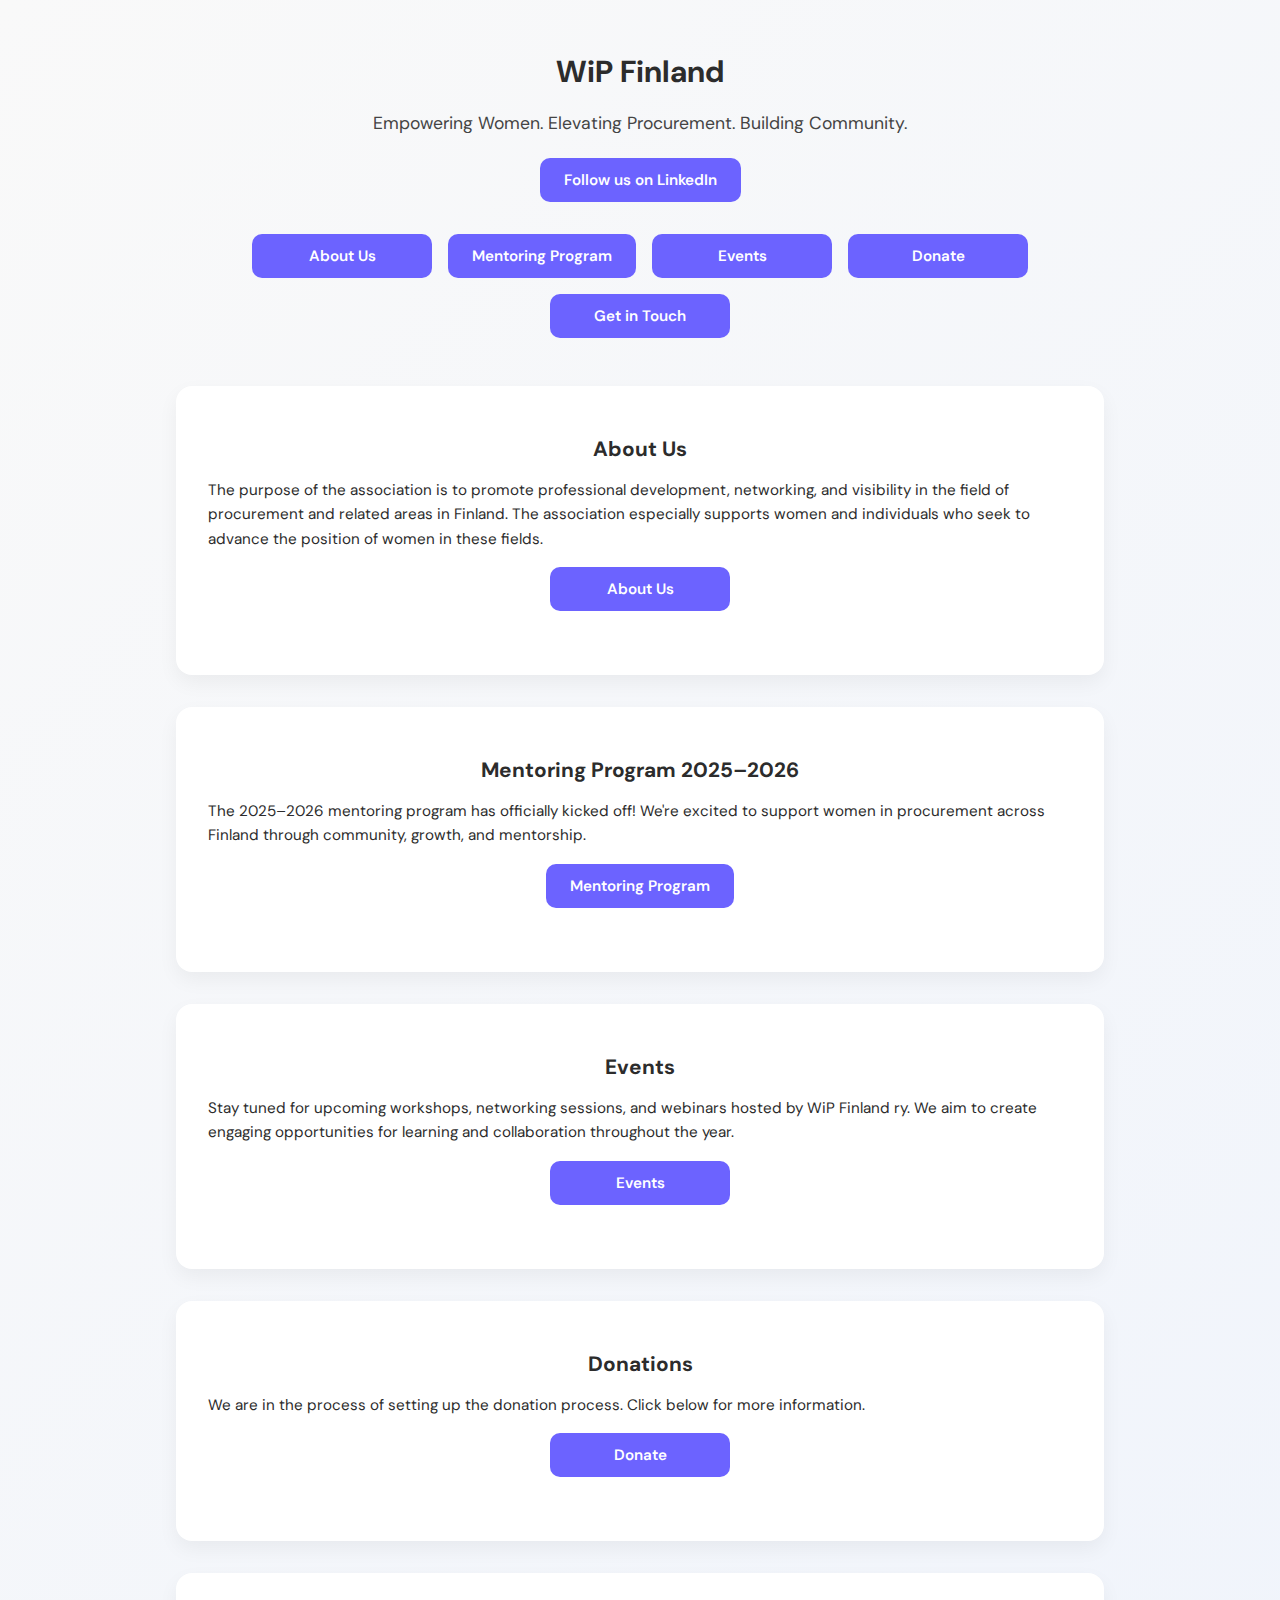
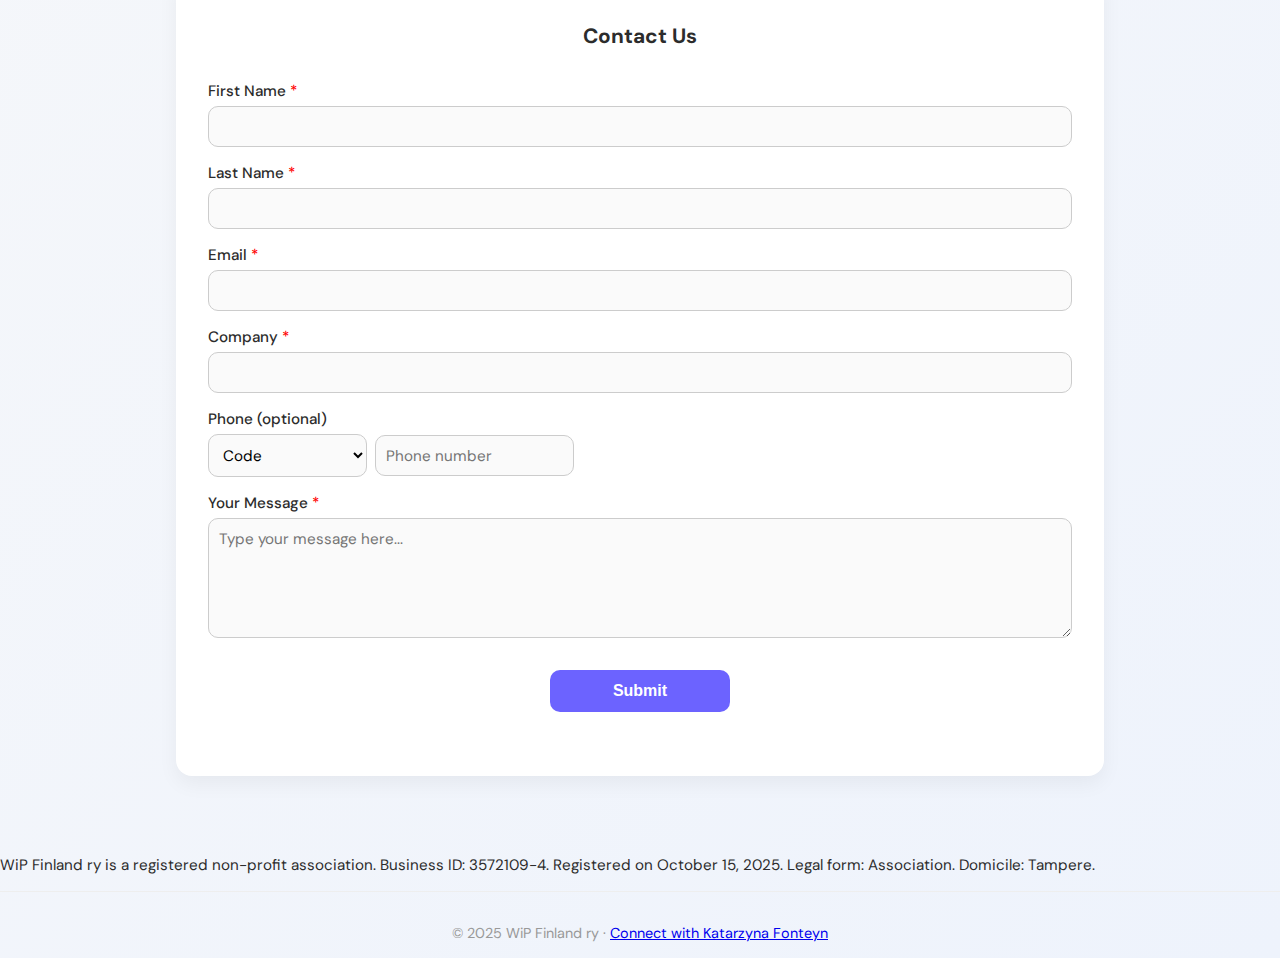
<file: index.html>
<!DOCTYPE html>
<html lang="en">
<head>
  <meta charset="UTF-8" />
  <meta name="viewport" content="width=device-width, initial-scale=1.0" />
  <title>WiP Finland</title>
  <link href="style.css" rel="stylesheet" />
</head>
<body>
  <div class="container">
    <div class="hero">
      <h1 style="text-align:center">WiP Finland</h1>
      <p style="text-align:center">Empowering Women. Elevating Procurement. Building Community.</p>
      <div class="button-group" style="justify-content:center">
<a href="https://www.linkedin.com/company/women-in-procurement-finland-ry/?viewAsMember=true" class="cta" target="_blank">Follow us on LinkedIn</a>
</div>
      <div class="button-group">
        <a href="#about" class="cta">About Us</a>
        <a href="#program" class="cta">Mentoring Program</a>
        <a href="#events" class="cta">Events</a>
        <a href="#donate" class="cta">Donate</a>
        <a href="#contact" class="cta">Get in Touch</a>
      </div>
    </div>

    <div class="section-card" id="about">
      <h2 style="text-align:center">About Us</h2>
      <p>The purpose of the association is to promote professional development, networking, and visibility in the field of procurement and related areas in Finland. The association especially supports women and individuals who seek to advance the position of women in these fields.</p>
      <div class="button-group">
        <a href="about.html" class="cta">About Us</a>
      </div>
    </div>

    <div class="section-card" id="program">
      <h2 style="text-align:center">Mentoring Program 2025–2026</h2>
      <p>The 2025–2026 mentoring program has officially kicked off! We're excited to support women in procurement across Finland through community, growth, and mentorship.</p>
      <div class="button-group">
        <a href="program.html" class="cta">Mentoring Program</a>
      </div>
    </div>

    <div class="section-card" id="events">
      <h2 style="text-align:center">Events</h2>
      <p>Stay tuned for upcoming workshops, networking sessions, and webinars hosted by WiP Finland ry. We aim to create engaging opportunities for learning and collaboration throughout the year.</p>
      <div class="button-group">
        <a href="events.html" class="cta">Events</a>
      </div>
    </div>

    <div class="section-card" id="donate">
      <h2 style="text-align:center">Donations</h2>
      <p>We are in the process of setting up the donation process. Click below for more information.</p>
      <div class="button-group">
        <a href="donate.html" class="cta">Donate</a>
      </div>
    </div>

    <div class="section-card contact" id="contact">
      <h2 style="text-align:center">Contact Us</h2>
      <form action="https://formspree.io/f/movdqrab" method="POST">
        <label for="first-name">First Name <span class="required-star">*</span></label>
        <input type="text" id="first-name" name="First Name" required />

        <label for="last-name">Last Name <span class="required-star">*</span></label>
        <input type="text" id="last-name" name="Last Name" required />

        <label for="email">Email <span class="required-star">*</span></label>
        <input type="email" id="email" name="Email" required />

        <label for="company">Company <span class="required-star">*</span></label>
        <input type="text" id="company" name="Company" required />

        <label for="phone">Phone (optional)</label>
        <div class="phone-group">
          <select id="country-code" name="Country Code">
            <option value="">Code</option>
            <option value="+358">+358 (Finland)</option>
            <option value="+48">+48 (Poland)</option>
            <option value="+44">+44 (UK)</option>
            <option value="+1">+1 (USA/Canada)</option>
          </select>
          <input type="text" id="phone" name="Phone" placeholder="Phone number" />
        </div>

        <label for="message">Your Message <span class="required-star">*</span></label>
        <textarea id="message" name="Message" placeholder="Type your message here..." required></textarea>

        <div class="button-group">
          <button type="submit" class="cta">Submit</button>
        </div>
      </form>
    </div>
  </div>

  <p class="registration-note">
    WiP Finland ry is a registered non-profit association. Business ID: 3572109-4. Registered on October 15, 2025. Legal form: Association. Domicile: Tampere.
  </p>

  <div class="footer">
    &copy; 2025 WiP Finland ry · 
    <a href="https://www.linkedin.com/in/kfonteyn/" target="_blank">Connect with Katarzyna Fonteyn</a>
  </div>
</body>
</html>
</file>
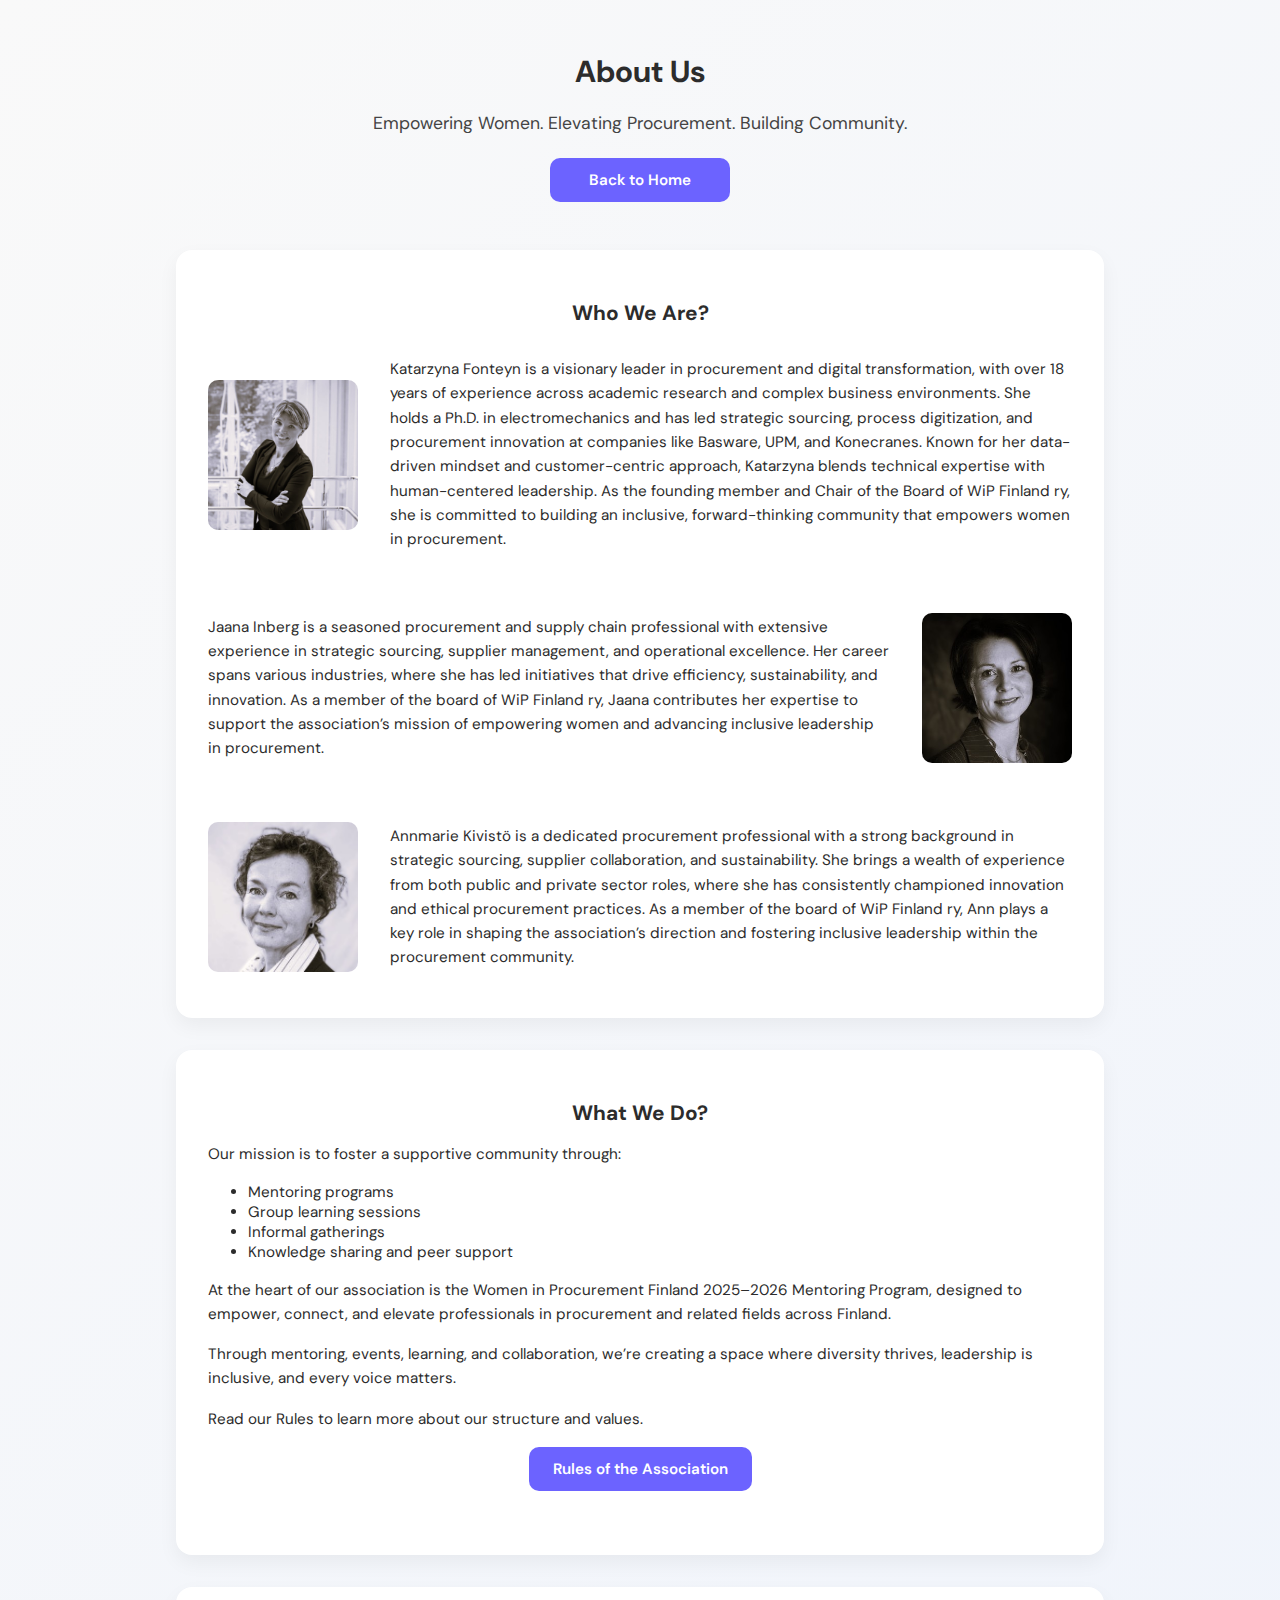
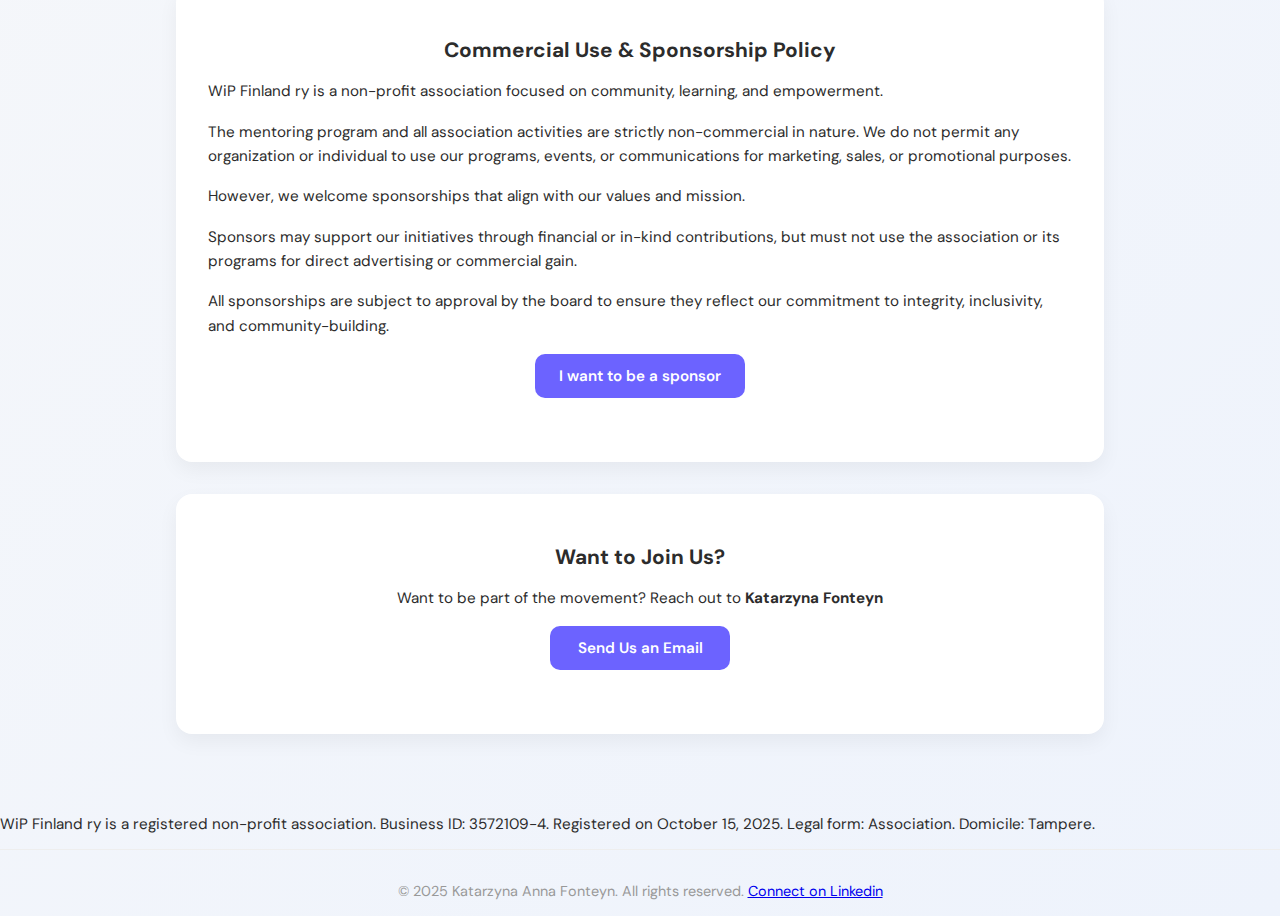
<file: about.html>
<html lang="en">
<head>
  <meta charset="UTF-8">
  <meta name="viewport" content="width=device-width, initial-scale=1.0">
  <title>About Us - WiP Finland</title>
  <link rel="stylesheet" href="style.css">
</head>
<body>
  <div class="container">
    <div class="hero">
      <h1 style="text-align:center">About Us</h1>
      <p style="text-align:center">Empowering Women. Elevating Procurement. Building Community.</p>
      <div class="button-group" style="justify-content:center">
        <a href="index.html" class="cta">Back to Home</a>
      </div>
    </div>

    <div class="section-card" id="who">
      <h2 style="text-align:center">Who We Are?</h2>
      <div style="display:flex; flex-direction:column; gap:2rem">
        <div style="display:flex; gap:2rem; align-items:center">
          <img src="profile1.jpg.jpg" alt="Profile 1" style="width:150px; height:150px; object-fit:cover; border-radius:10px">
          <p>Katarzyna Fonteyn is a visionary leader in procurement and digital transformation, with over 18 years of experience across academic research and complex business environments. She holds a Ph.D. in electromechanics and has led strategic sourcing, process digitization, and procurement innovation at companies like Basware, UPM, and Konecranes. Known for her data-driven mindset and customer-centric approach, Katarzyna blends technical 
            expertise with human-centered leadership. As the founding member and Chair of the Board of WiP Finland ry, she is committed to building an inclusive, forward-thinking community that empowers women in procurement.</p>
        </div>
        <div style="display:flex; gap:2rem; align-items:center; flex-direction:row-reverse">
          <img src="profile2.jpg.jpg" alt="Profile 2" style="width:150px; height:150px; object-fit:cover; border-radius:10px">
          <p>Jaana Inberg is a seasoned procurement and supply chain professional with extensive experience in strategic sourcing, supplier management, and operational excellence. Her career spans various industries, where she has led initiatives that drive efficiency, sustainability, 
            and innovation. As a member of the board of WiP Finland ry, Jaana contributes her expertise to support the association’s mission of empowering women and advancing inclusive leadership in procurement.</p>
        </div>
        <div style="display:flex; gap:2rem; align-items:center">
          <img src="profile3.jpg.jpg" alt="Profile 3" style="width:150px; height:150px; object-fit:cover; border-radius:10px">
          <p>Annmarie Kivistö is a dedicated procurement professional with a strong background in strategic sourcing, supplier collaboration, 
            and sustainability. She brings a wealth of experience from both public and private sector roles, where she has consistently championed innovation and ethical procurement practices. 
            As a member of the board of WiP Finland ry, Ann plays a key role in shaping the association’s direction and fostering inclusive leadership within the procurement community.</p>
        </div>
      </div>
    </div>

    <div class="section-card" id="what">
      <h2 style="text-align:center">What We Do?</h2>
      <p>Our mission is to foster a supportive community through:</p>
      <ul>
        <li>Mentoring programs</li>
        <li>Group learning sessions</li>
        <li>Informal gatherings</li>
        <li>Knowledge sharing and peer support</li>
      </ul>
      <p>At the heart of our association is the Women in Procurement Finland 2025–2026 Mentoring Program, designed to empower, connect, and elevate professionals in procurement and related fields across Finland.</p>
      <p>Through mentoring, events, learning, and collaboration, we’re creating a space where diversity thrives, leadership is inclusive, and every voice matters.</p>
      <p>Read our Rules to learn more about our structure and values.</p>
   <div class="button-group">
      <a href="rules.html" class="cta">Rules of the Association</a>
        </div> 
    </div>
 <div class="section-card" id="Policy">
   
     <h2 style="text-align:center"> Commercial Use & Sponsorship Policy</h2>
   
<p> WiP Finland ry is a non-profit association focused on community, learning, and empowerment. </p>
 <p>  The mentoring program and all association activities are strictly non-commercial in nature. We do not permit any organization or individual to use our programs, events, or communications for marketing, sales, or promotional purposes.
<p>However, we welcome sponsorships that align with our values and mission. </p>
 <p>Sponsors may support our initiatives through financial or in-kind contributions, but must not use the association or its programs for direct advertising or commercial gain. </p>
   <p>All sponsorships are subject to approval by the board to ensure they reflect our commitment to integrity, inclusivity, and community-building.</p>
   <div class="button-group">
        <a href="donate.html" class="cta">I want to be a sponsor</a>
      </div>   
 
 </div> 
   
   <div class="section-card" id="join">
      <h2 style="text-align:center">Want to Join Us?</h2>
      <p style="text-align:center"> Want to be part of the movement? Reach out to <strong>Katarzyna Fonteyn</strong></p>
      <div class="button-group" style="justify-content:center">
        <a href="mailto:katarzyna.fonteyn@outlook.com" class="cta">Send Us an Email</a>
      </div>
    </div>
  </div>

  <p class="registration-note">
    WiP Finland ry is a registered non-profit association. Business ID: 3572109-4. Registered on October 15, 2025. Legal form: Association. Domicile: Tampere.
  </p>

  <div class="footer">
    &copy; 2025 Katarzyna Anna Fonteyn. All rights reserved.
    <a href="https://www.linkedin.com/in/kfonteyn/" target="_blank">Connect on Linkedin</a>
  </div>
</body>
</html>
</file>
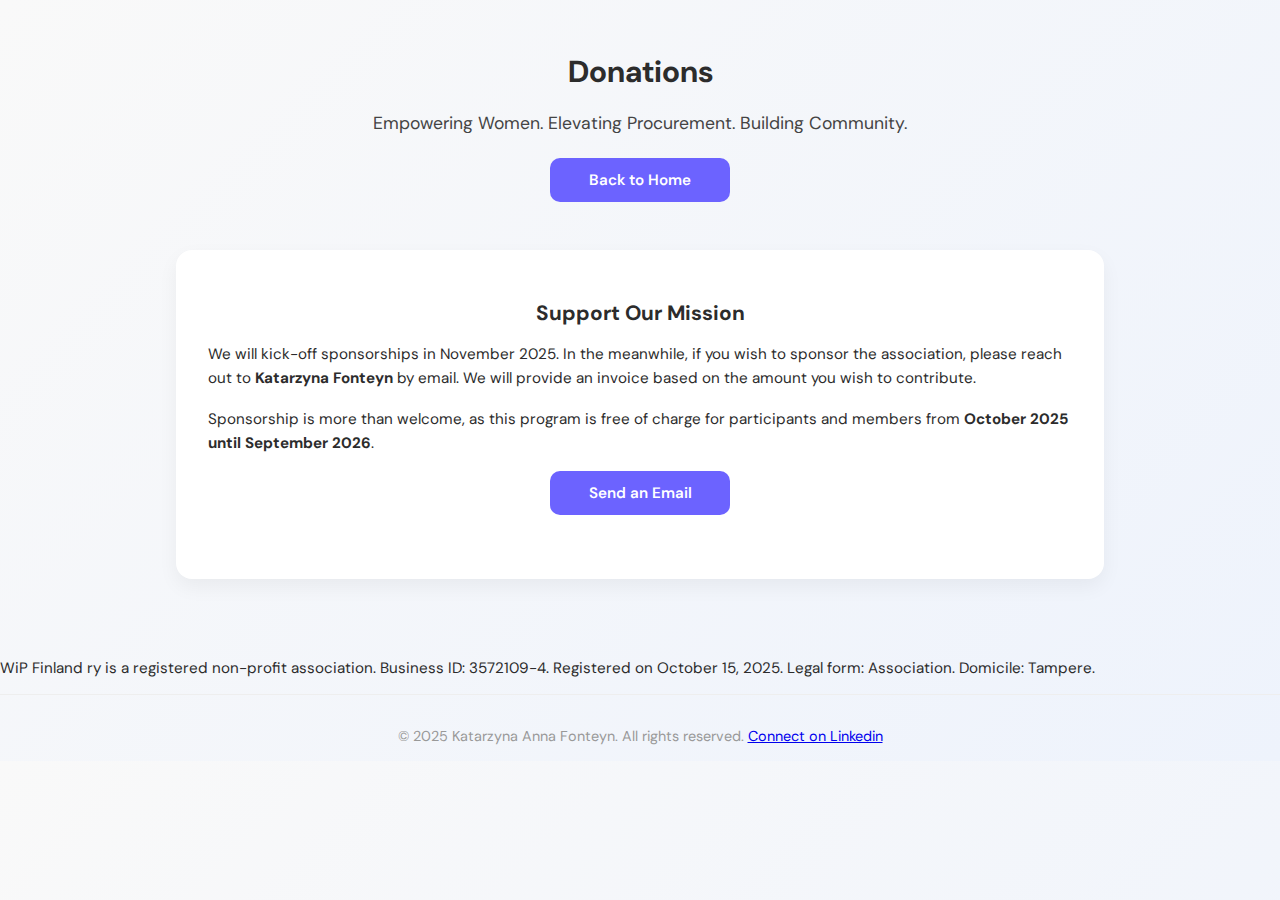
<file: donate.html>
<!DOCTYPE html>
<html lang="en">
<head>
  <meta charset="UTF-8">
  <meta name="viewport" content="width=device-width, initial-scale=1.0">
  <title>Sponsorships - WiP Finland</title>
  <link rel="stylesheet" href="style.css">
</head>
<body>
  <div class="container">
    <div class="hero">
      <h1 style="text-align:center">Donations</h1>
      <p style="text-align:center">Empowering Women. Elevating Procurement. Building Community.</p>
      <div class="button-group" style="justify-content:center">
        <a href="index.html" class="cta">Back to Home</a>
      </div>
    </div>

    <div class="section-card" id="donate">
      <h2 style="text-align:center">Support Our Mission</h2>
      <p>We will kick-off sponsorships in November 2025. In the meanwhile, if you wish to sponsor the association, please reach out to <strong>Katarzyna Fonteyn</strong> by email. We will provide an invoice based on the amount you wish to contribute.</p>
      <p>Sponsorship is more than welcome, as this program is free of charge for participants and members from <strong>October 2025 until September 2026</strong>.</p>
      <div class="button-group" style="justify-content:center">
        <a href="mailto:katarzyna.fonteyn@outlook.com" class="cta">Send an Email</a>
      </div>
    </div>
  </div>

  <p class="registration-note">
    WiP Finland ry is a registered non-profit association. Business ID: 3572109-4. Registered on October 15, 2025. Legal form: Association. Domicile: Tampere.
  </p>

  <div class="footer">
    &copy; 2025 Katarzyna Anna Fonteyn. All rights reserved.
    <a href="https://www.linkedin.com/in/kfonteyn/" target="_blank">Connect on Linkedin</a>
  </div>
</body>
</html>
</file>
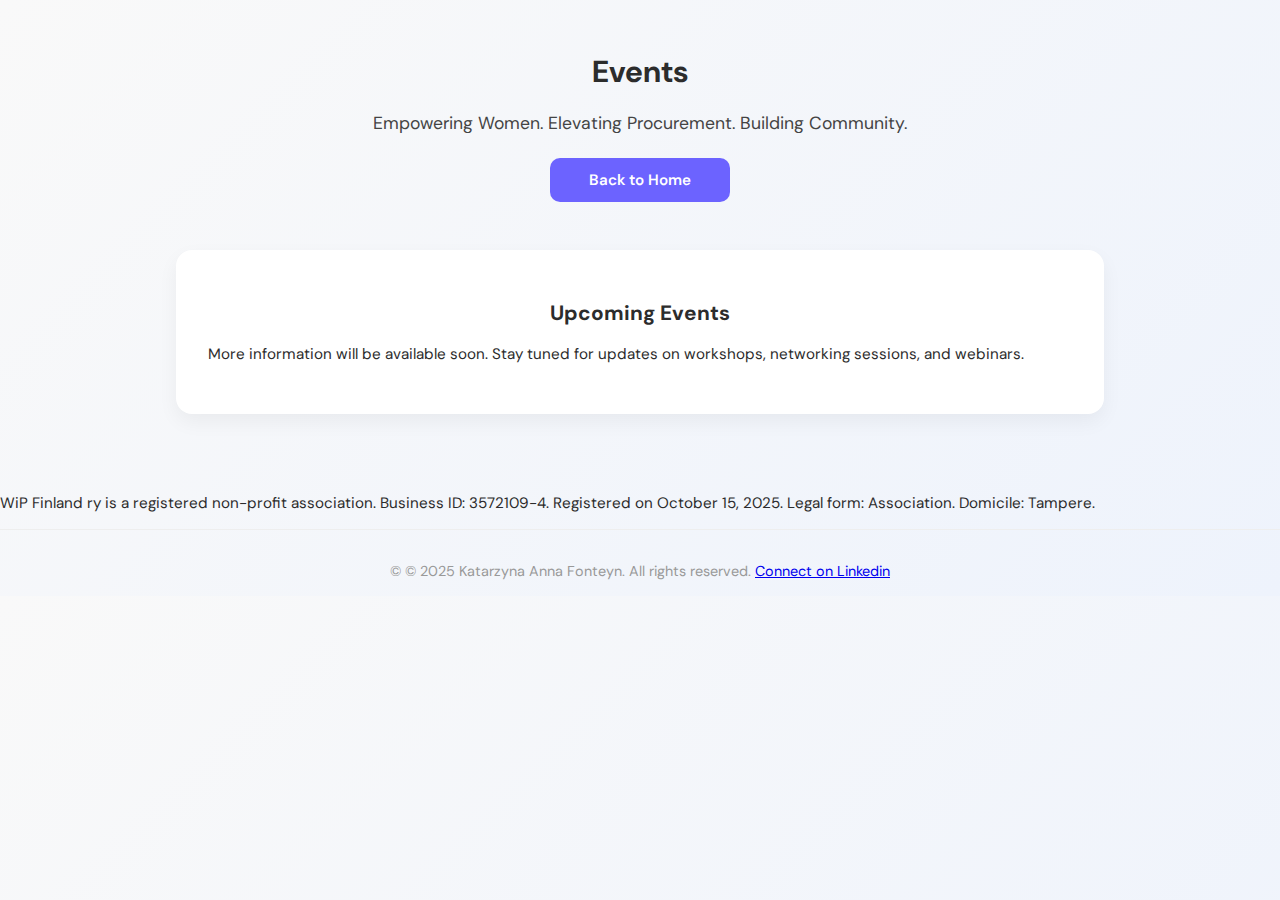
<file: events.html>
<!DOCTYPE html>
<html lang="en">
<head>
  <meta charset="UTF-8">
  <meta name="viewport" content="width=device-width, initial-scale=1.0">
  <title>Events - WiP Finland</title>
  <link rel="stylesheet" href="style.css">
</head>
<body>
  <div class="container">
    <div class="hero">
      <h1 style="text-align:center">Events</h1>
      <p style="text-align:center">Empowering Women. Elevating Procurement. Building Community.</p>
      <div class="button-group" style="justify-content:center">
        <a href="index.html" class="cta">Back to Home</a>
      </div>
    </div>

    <div class="section-card" id="events">
      <h2 style="text-align:center">Upcoming Events</h2>
      <p>More information will be available soon. Stay tuned for updates on workshops, networking sessions, and webinars.</p>
    </div>
  </div>

  <p class="registration-note">
    WiP Finland ry is a registered non-profit association. Business ID: 3572109-4. Registered on October 15, 2025. Legal form: Association. Domicile: Tampere.
  </p>

   <div class="footer">
    &copy; © 2025 Katarzyna Anna Fonteyn. All rights reserved.
    <a href="https://www.linkedin.com/in/kfonteyn/" target="_blank">Connect on Linkedin</a>
  </div>
</body>
</html>
</file>
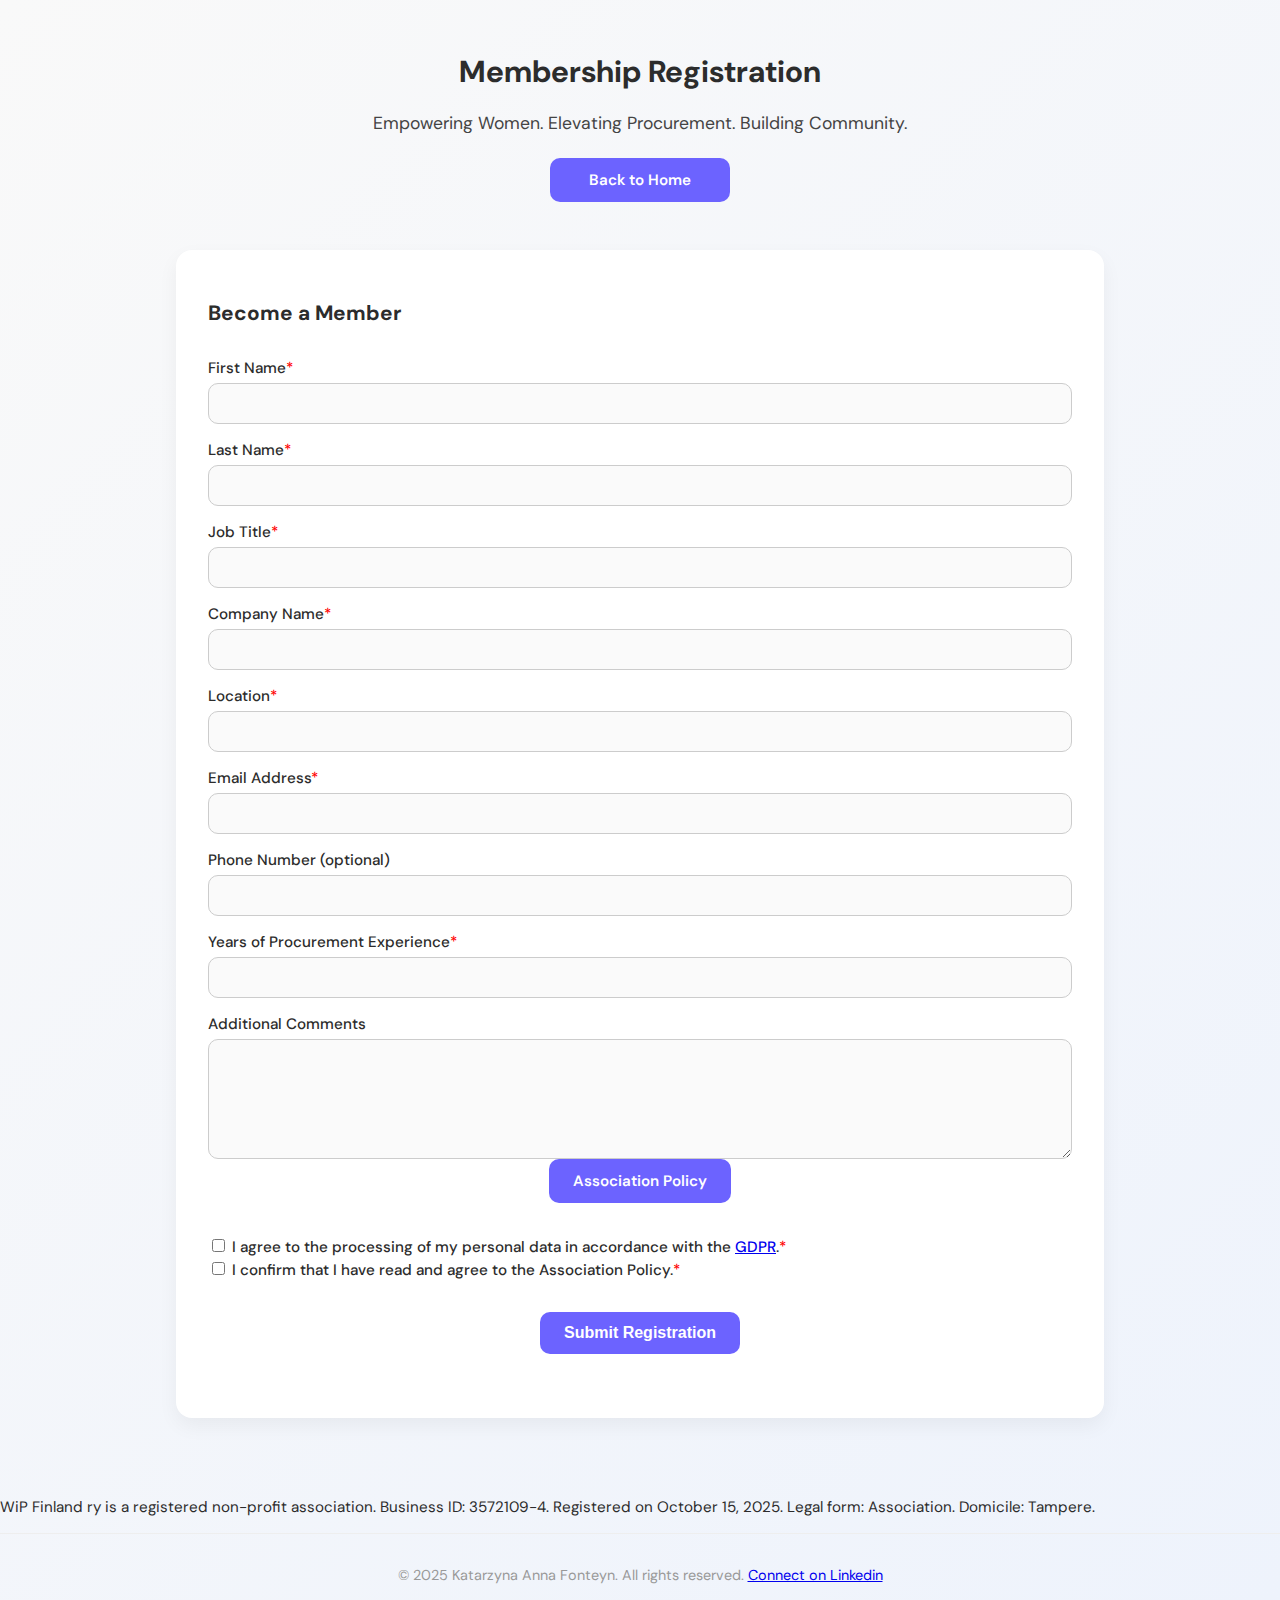
<file: membershipform.html>
<!DOCTYPE html>
<html lang="en">
<head>
  <meta charset="UTF-8" />
  <meta name="viewport" content="width=device-width, initial-scale=1.0" />
  <title>Membership Registration – WiP Finland</title>
  <link rel="stylesheet" href="style.css" />
</head>

<body>
  <div class="container">
    <div class="hero">
      <h1>Membership Registration</h1>
      <p>Empowering Women. Elevating Procurement. Building Community.</p>
      <div class="button-group">
        <a href="index.html" class="cta">Back to Home</a>
      </div>
    </div>

    <div class="section-card" id="registration">
      <h2>Become a Member</h2>
      <form id="registration-form" action="https://script.google.com/macros/s/AKfycbwWqxLbofUxt-1wH92hLu3351jKqq8mrVHJJAu9Dl8KTKXbMCfCzhvtbnnGG0rYbqakOg/exec" method="POST">
        <label for="first-name">First Name<span class="required-star">*</span></label>
        <input type="text" id="first-name" name="first_name" required />

        <label for="last-name">Last Name<span class="required-star">*</span></label>
        <input type="text" id="last-name" name="last_name" required />

        <label for="job-title">Job Title<span class="required-star">*</span></label>
        <input type="text" id="job-title" name="job_title" required />

        <label for="company-name">Company Name<span class="required-star">*</span></label>
        <input type="text" id="company-name" name="company_name" required />

        <label for="location">Location<span class="required-star">*</span></label>
        <input type="text" id="location" name="location" required />

        <label for="email">Email Address<span class="required-star">*</span></label>
        <input type="email" id="email" name="email" required />

        <label for="phone">Phone Number (optional)</label>
        <input type="tel" id="phone" name="phone" />

        <label for="experience">Years of Procurement Experience<span class="required-star">*</span></label>
        <input type="number" id="experience" name="procurement_experience" min="0" required />

        <label for="additional">Additional Comments</label>
        <textarea id="additional" name="additional_comments" rows="3"></textarea>

        <div class="button-group">
          <a href="policy.html" class="cta" target="_blank">Association Policy</a>
        </div>

        <div class="gdpr-checkbox">
          <input type="checkbox" id="gdpr" name="gdpr_consent" required />
          <label for="gdpr">
            I agree to the processing of my personal data in accordance with the
            <a href="https://gdpr.eu/" target="_blank">GDPR</a>.<span class="required-star">*</span>
          </label>
        </div>

        <div class="gdpr-checkbox">
          <input type="checkbox" id="policy" name="policy_consent" required />
          <label for="policy">
            I confirm that I have read and agree to the Association Policy.<span class="required-star">*</span>
          </label>
        </div>

        <div class="button-group">
          <button type="submit" class="cta">Submit Registration</button>
        </div>
      </form>
    </div>
  </div>

  <p class="registration-note">
    WiP Finland ry is a registered non-profit association. Business ID: 3572109-4. Registered on October 15, 2025. Legal form: Association. Domicile: Tampere.
  </p>

  <div class="footer">
    &copy; 2025 Katarzyna Anna Fonteyn. All rights reserved.
    <a href="https://www.linkedin.com/in/kfonteyn/" target="_blank">Connect on Linkedin</a>
  </div>
</body>
</html>
</file>
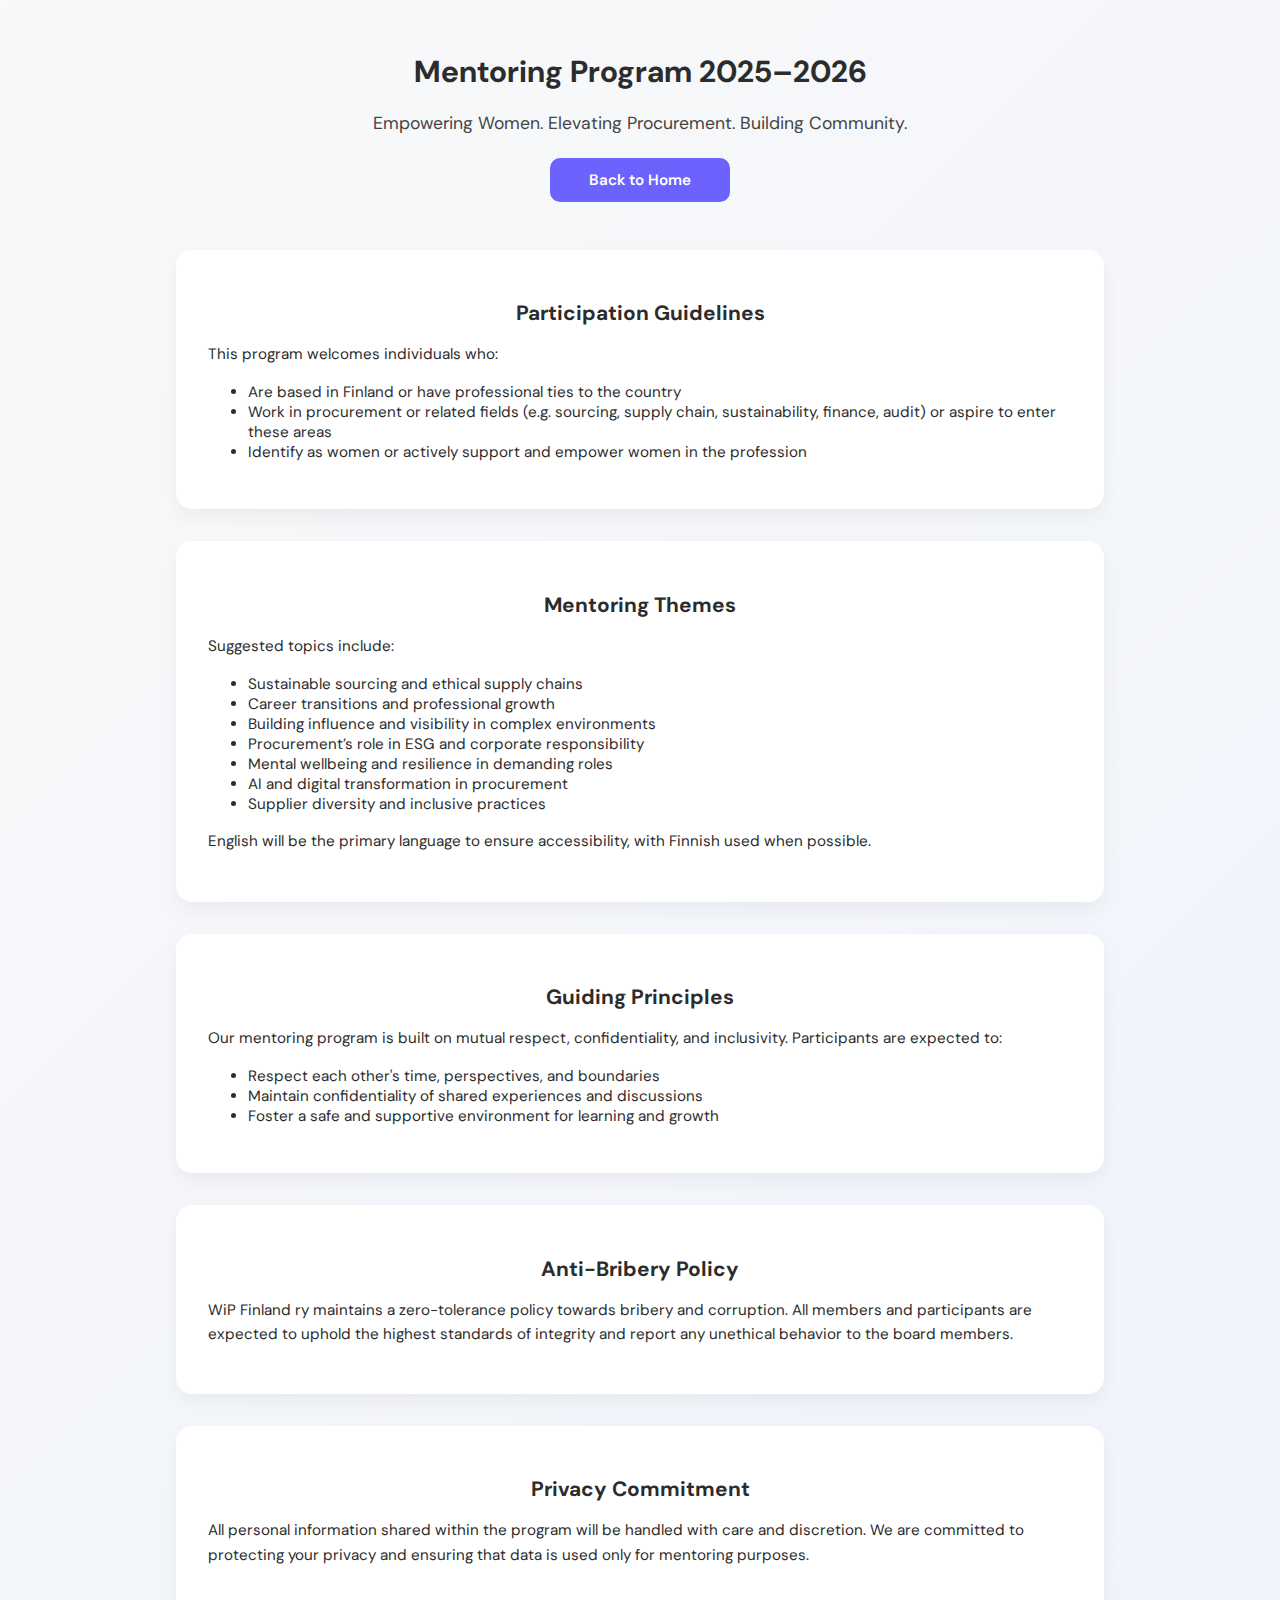
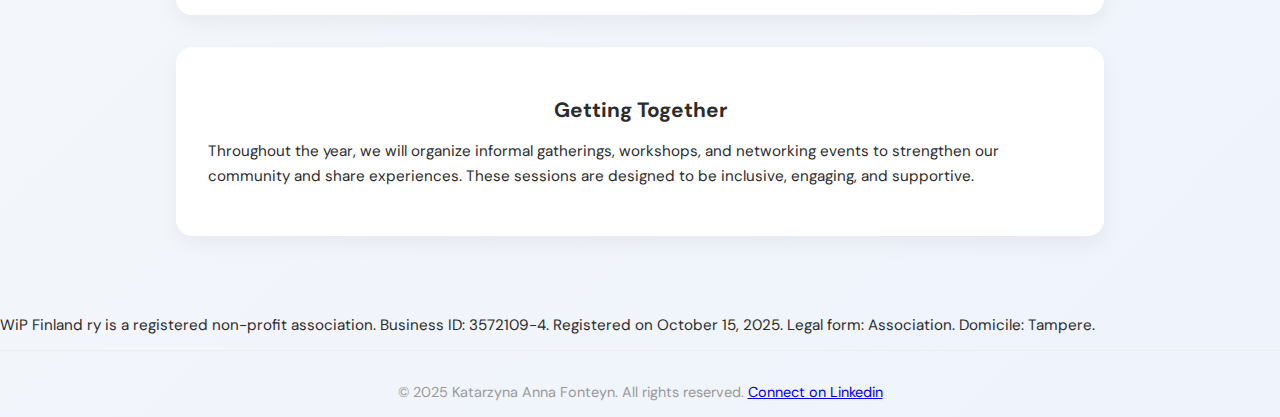
<file: program.html>
<!DOCTYPE html>
<html lang="en">
<head>
  <meta charset="UTF-8">
  <meta name="viewport" content="width=device-width, initial-scale=1.0">
  <title>Mentoring Program - WiP Finland</title>
  <link rel="stylesheet" href="style.css">
</head>
<body>
  <div class="container">
    <div class="hero">
      <h1 style="text-align:center">Mentoring Program 2025–2026</h1>
      <p style="text-align:center">Empowering Women. Elevating Procurement. Building Community.</p>
      <div class="button-group" style="justify-content:center">
        <a href="index.html" class="cta">Back to Home</a>
      </div>
    </div>

    <div class="section-card" id="guidelines">
      <h2 style="text-align:center">Participation Guidelines</h2>
      <p>This program welcomes individuals who:</p>
      <ul>
        <li>Are based in Finland or have professional ties to the country</li>
        <li>Work in procurement or related fields (e.g. sourcing, supply chain, sustainability, finance, audit) or aspire to enter these areas</li>
        <li>Identify as women or actively support and empower women in the profession</li>
      </ul>
    </div>


    <div class="section-card" id="themes">
      <h2 style="text-align:center">Mentoring Themes</h2>
      <p>Suggested topics include:</p>
      <ul>
        <li>Sustainable sourcing and ethical supply chains</li>
        <li>Career transitions and professional growth</li>
        <li>Building influence and visibility in complex environments</li>
        <li>Procurement’s role in ESG and corporate responsibility</li>
        <li>Mental wellbeing and resilience in demanding roles</li>
        <li>AI and digital transformation in procurement</li>
        <li>Supplier diversity and inclusive practices</li>
      </ul>
      <p>English will be the primary language to ensure accessibility, with Finnish used when possible.</p>
    </div>

    <div class="section-card" id="etiquette">
      <h2 style="text-align:center">Guiding Principles</h2>
      <p>Our mentoring program is built on mutual respect, confidentiality, and inclusivity. Participants are expected to:</p>
      <ul>
        <li>Respect each other's time, perspectives, and boundaries</li>
        <li>Maintain confidentiality of shared experiences and discussions</li>
        <li>Foster a safe and supportive environment for learning and growth</li>
      </ul>
    </div>

         <div class="section-card" id="bribery">
      <h2 style="text-align:center">Anti-Bribery Policy</h2>
    <p>WiP Finland ry maintains a zero-tolerance policy towards bribery and corruption. All members and participants are expected to uphold the highest standards of integrity and report any unethical behavior to the board members.</p>
  </div>

    <div class="section-card" id="privacy">
      <h2 style="text-align:center">Privacy Commitment</h2>
      <p>All personal information shared within the program will be handled with care and discretion. We are committed to protecting your privacy and ensuring that data is used only for mentoring purposes.</p>
    </div>

    <div class="section-card" id="community">
      <h2 style="text-align:center">Getting Together</h2>
      <p>Throughout the year, we will organize informal gatherings, workshops, and networking events to strengthen our community and share experiences. These sessions are designed to be inclusive, engaging, and supportive.</p>
    </div>
  </div>

  <p class="registration-note">
    WiP Finland ry is a registered non-profit association. Business ID: 3572109-4. Registered on October 15, 2025. Legal form: Association. Domicile: Tampere.
  </p>
  <div class="footer">
    &copy; 2025 Katarzyna Anna Fonteyn. All rights reserved.
    <a href="https://www.linkedin.com/in/kfonteyn/" target="_blank">Connect on Linkedin</a>
  </div>
</body>
</html>
</file>
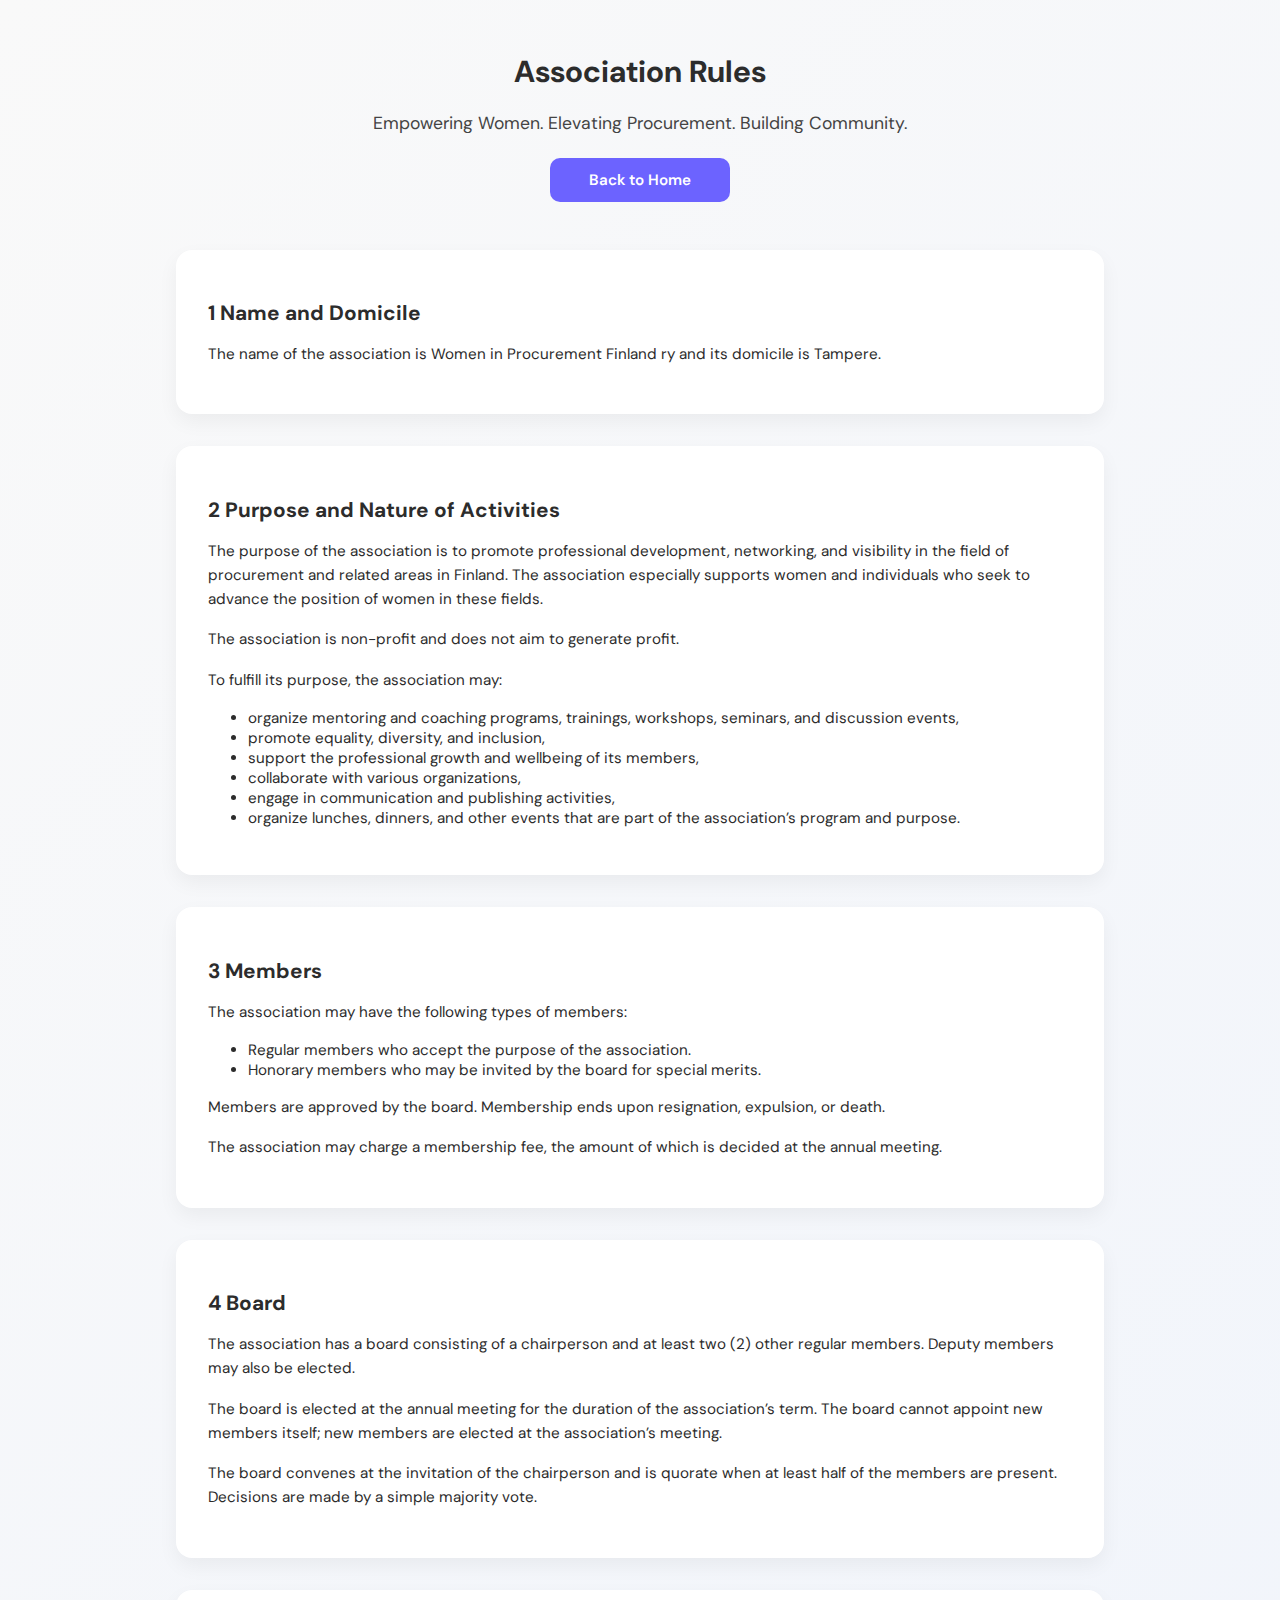
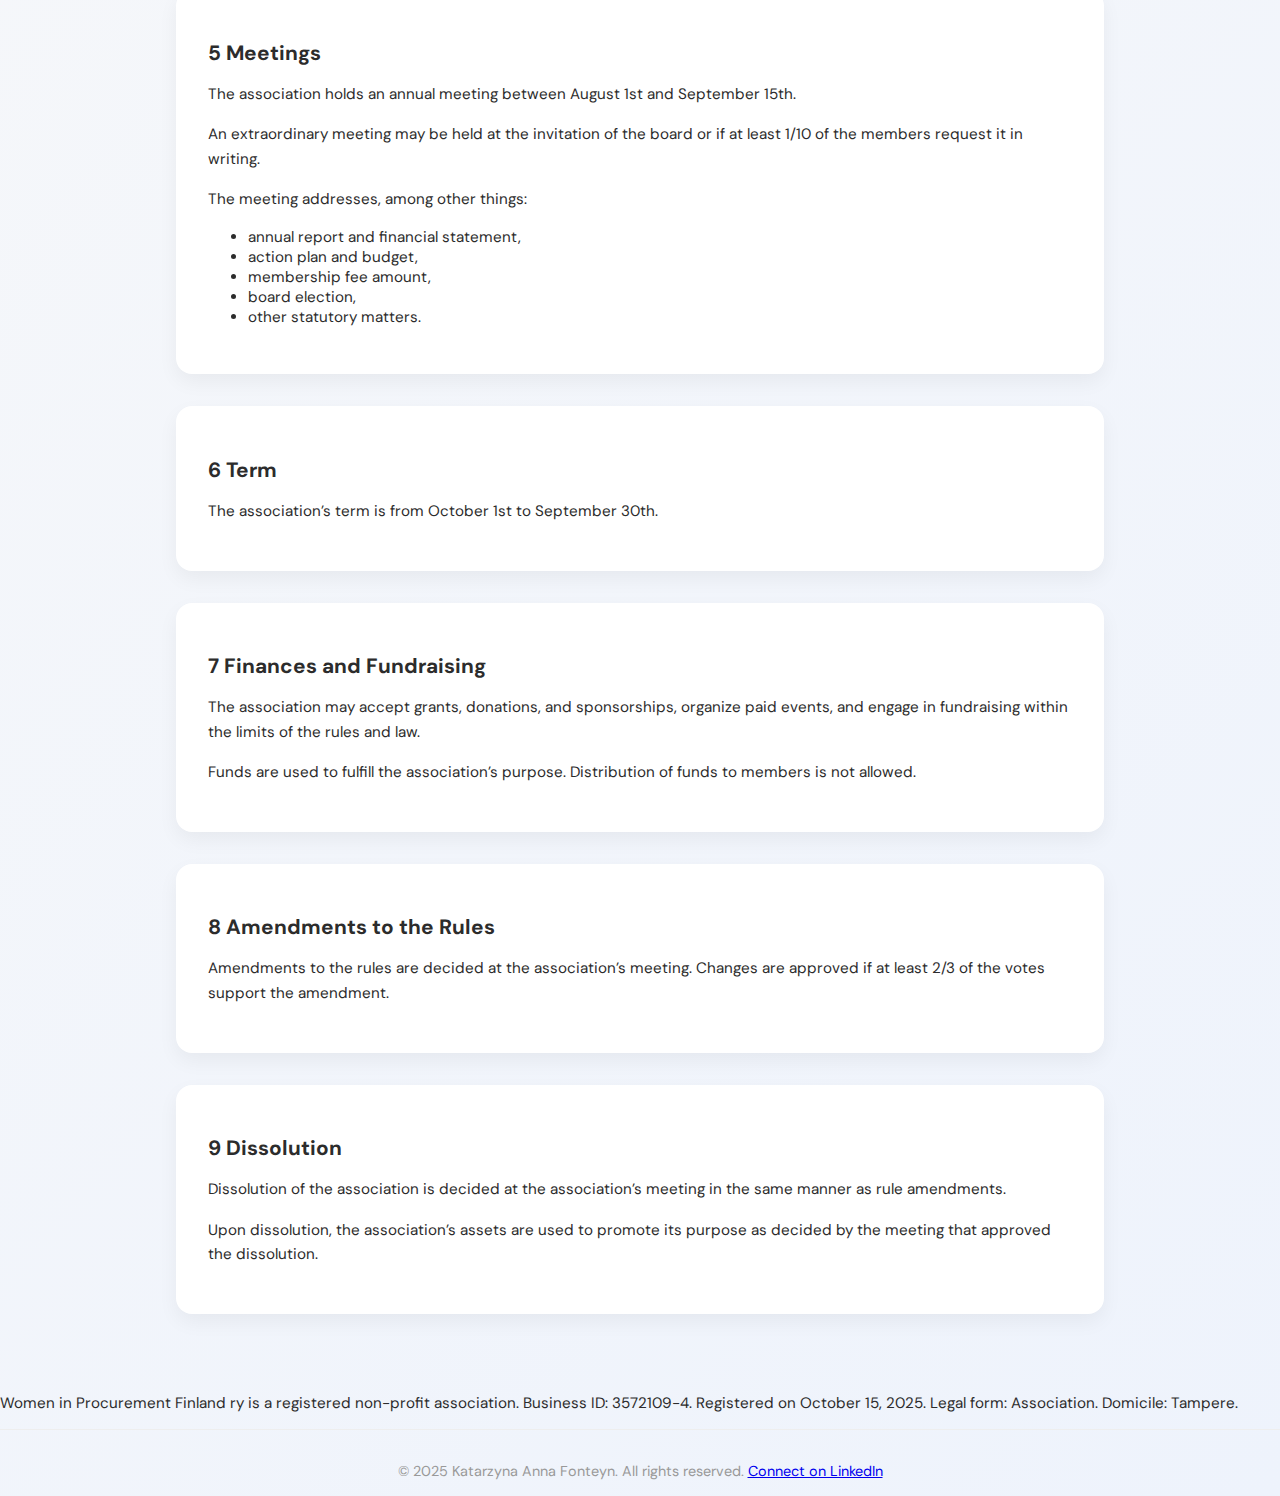
<file: rules.html>
<!DOCTYPE html>
<html lang="en">
<head>
  <meta charset="UTF-8">
  <meta name="viewport" content="width=device-width, initial-scale=1.0">
  <title>Association Rules – Women in Procurement Finland ry</title>
  <link rel="stylesheet" href="style.css">
</head>
<body>
  <div class="container">
    <div class="hero">
      <h1 style="text-align:center">Association Rules</h1>
      <p style="text-align:center">Empowering Women. Elevating Procurement. Building Community.</p>
      <div class="button-group" style="justify-content:center">
        <a href="index.html" class="cta">Back to Home</a>
      </div>
    </div>



    <div class="section-card" id="NameDomicile">
        <h2>1 Name and Domicile</h2>
            <p>The name of the association is Women in Procurement Finland ry and its domicile is Tampere.</p>
    </div>

    <div class="section-card" id="Purpose">
      <h2>2 Purpose and Nature of Activities</h2>
      <p>The purpose of the association is to promote professional development, networking, and visibility in the field of procurement and related areas in Finland. The association especially supports women and individuals who seek to advance the position of women in these fields.</p>
      <p>The association is non-profit and does not aim to generate profit.</p>
      <p>To fulfill its purpose, the association may:</p>
      <ul>
        <li>organize mentoring and coaching programs, trainings, workshops, seminars, and discussion events,</li>
        <li>promote equality, diversity, and inclusion,</li>
        <li>support the professional growth and wellbeing of its members,</li>
        <li>collaborate with various organizations,</li>
        <li>engage in communication and publishing activities,</li>
        <li>organize lunches, dinners, and other events that are part of the association’s program and purpose.</li>
      </ul>
   </div>

   <div class="section-card" id="Members">
      <h2>3 Members</h2>
      <p>The association may have the following types of members:</p>
      <ul>
        <li>Regular members who accept the purpose of the association.</li>
        <li>Honorary members who may be invited by the board for special merits.</li>
      </ul>
      <p>Members are approved by the board. Membership ends upon resignation, expulsion, or death.</p>
      <p>The association may charge a membership fee, the amount of which is decided at the annual meeting.</p>
  </div>
   <div class="section-card" id="Board">
      <h2>4 Board</h2>
      <p>The association has a board consisting of a chairperson and at least two (2) other regular members. Deputy members may also be elected.</p>
      <p>The board is elected at the annual meeting for the duration of the association’s term. The board cannot appoint new members itself; new members are elected at the association’s meeting.</p>
      <p>The board convenes at the invitation of the chairperson and is quorate when at least half of the members are present. Decisions are made by a simple majority vote.</p>
    </div>
     <div class="section-card" id="Meetings">
      <h2>5 Meetings</h2>
      <p>The association holds an annual meeting between August 1st and September 15th.</p>
      <p>An extraordinary meeting may be held at the invitation of the board or if at least 1/10 of the members request it in writing.</p>
      <p>The meeting addresses, among other things:</p>
      <ul>
        <li>annual report and financial statement,</li>
        <li>action plan and budget,</li>
        <li>membership fee amount,</li>
        <li>board election,</li>
        <li>other statutory matters.</li>
      </ul>
 </div>
     <div class="section-card" id="Terms">
      <h2>6 Term</h2>
      <p>The association’s term is from October 1st to September 30th.</p>
 </div>
     <div class="section-card" id="Finance">
      <h2>7 Finances and Fundraising</h2>
      <p>The association may accept grants, donations, and sponsorships, organize paid events, and engage in fundraising within the limits of the rules and law.</p>
      <p>Funds are used to fulfill the association’s purpose. Distribution of funds to members is not allowed.</p>
 </div>
     <div class="section-card" id="Amendments">
      <h2>8 Amendments to the Rules</h2>
      <p>Amendments to the rules are decided at the association’s meeting. Changes are approved if at least 2/3 of the votes support the amendment.</p>
 </div>
     <div class="section-card" id="Dissolution">
      <h2>9 Dissolution</h2>
      <p>Dissolution of the association is decided at the association’s meeting in the same manner as rule amendments.</p>
      <p>Upon dissolution, the association’s assets are used to promote its purpose as decided by the meeting that approved the dissolution.</p>
    </div>
  </div>

  <p class="registration-note">
    Women in Procurement Finland ry is a registered non-profit association. Business ID: 3572109-4. Registered on October 15, 2025. Legal form: Association. Domicile: Tampere.
  </p>

  <div class="footer">
    &copy; 2025 Katarzyna Anna Fonteyn. All rights reserved. <a href="https://www.linkedin.com/in/kfonteyn/" target="_blank">Connect on LinkedIn</a>
  </div>
</body>
</html>
</file>
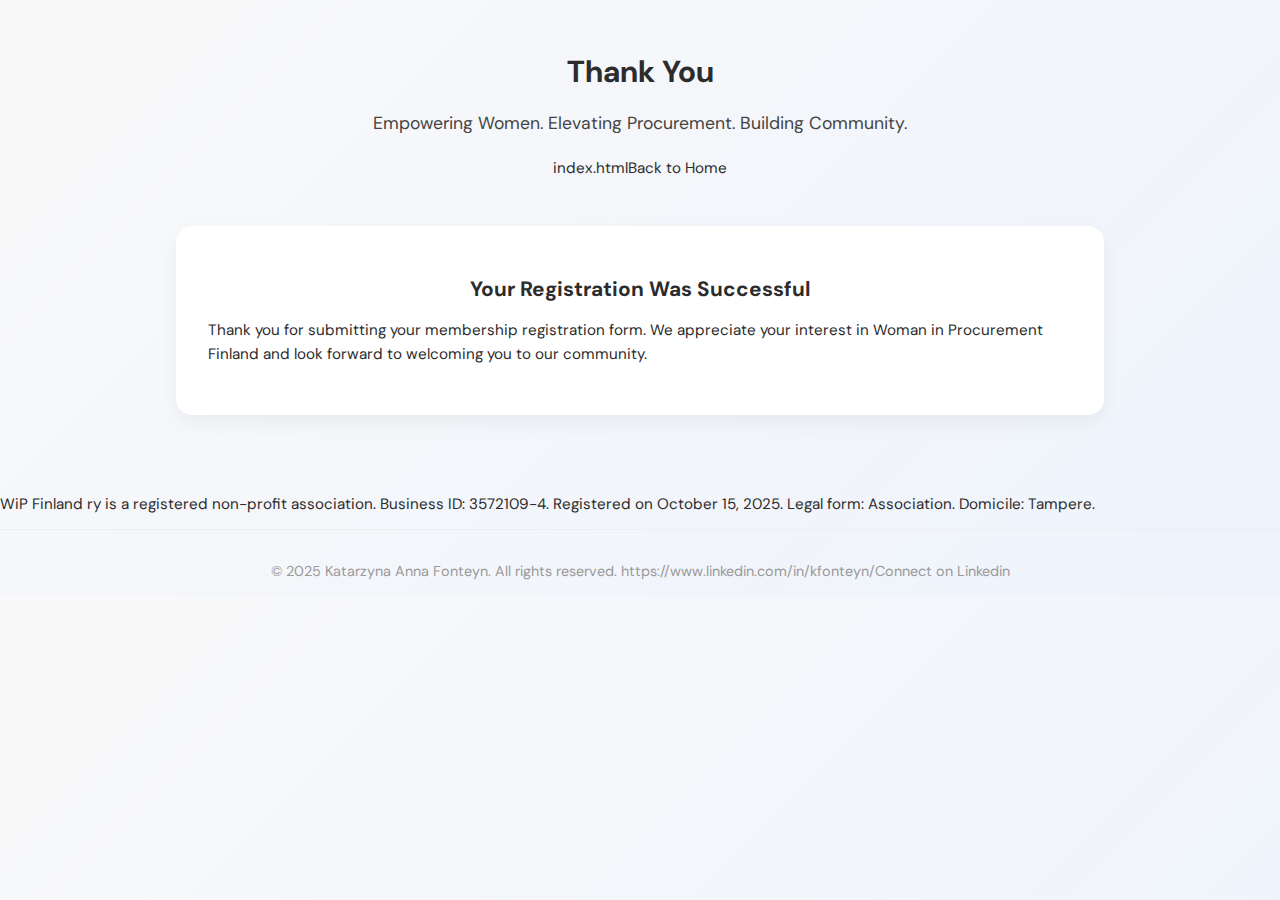
<file: thankyou.html>
<!DOCTYPE html>
<html lang="en">
<head>
  <meta charset="UTF-8">
  <meta name="viewport" content="width=device-width, initial-scale=1.0">
  <title>Thank You </title>
  <link rel="stylesheet" href="style.css">
</head>
<body>
  <div class="container">
    <div class="hero">
      <h1 style="text-align:center">Thank You</h1>
      <p style="text-align:center">Empowering Women. Elevating Procurement. Building Community.</p>
      <div class="button-group" style="justify-content:center">
        index.htmlBack to Home</a>
      </div>
    </div>

    <div class="section-card" id="thankyou">
      <h2 style="text-align:center">Your Registration Was Successful</h2>
      <p>Thank you for submitting your membership registration form. We appreciate your interest in Woman in Procurement Finland and look forward to welcoming you to our community.</p>
    </div>
  </div>

  <p class="registration-note">
    WiP Finland ry is a registered non-profit association. Business ID: 3572109-4. Registered on October 15, 2025. Legal form: Association. Domicile: Tampere.
  </p>

  <div class="footer">
    &copy; 2025 Katarzyna Anna Fonteyn. All rights reserved.
    https://www.linkedin.com/in/kfonteyn/Connect on Linkedin</a>
  </div>
</body>
</html>
</file>
<file: style.css>
@import url('https://fonts.googleapis.com/css2?family=DM+Sans:wght@400;600&display=swap');

* {
  box-sizing: border-box;
}

body {
  margin: 0;
  font-family: 'DM Sans', sans-serif;
  background: linear-gradient(135deg, #f9f9f9, #eef3fc);
  font-size: 0.95rem;
  color: #2c2c2c;
}

.container {
  max-width: 960px;
  margin: 0 auto;
  padding: 2rem 1rem;
}

.hero {
  text-align: center;
  margin-bottom: 3rem;
}

.logo-wrapper {
  display: flex;
  justify-content: center;
  margin-bottom: 1rem;
}

.logo-img {
  width: 100px;
  height: auto;
}

.hero p {
  font-size: 1.1rem;
  color: #444;
  margin-bottom: 1.5rem;
}

.button-group {
  display: flex;
  justify-content: center;
  flex-wrap: wrap;
  gap: 1rem;
  margin-bottom: 2rem;
}

.cta {
  background: #6c63ff;
  color: white;
  text-decoration: none;
  font-weight: 600;
  padding: 0.75rem 1.5rem;
  border-radius: 10px;
  display: inline-block;
  transition: background 0.3s ease;
  min-width: 180px;
  text-align: center;
}

.cta:hover {
  background: #5146d7;
}

.section-card {
  background: white;
  padding: 2rem;
  border-radius: 16px;
  box-shadow: 0 8px 20px rgba(0, 0, 0, 0.05);
  margin-bottom: 2rem;
}

.section-card h2 {
  font-size: 1.3rem;
  margin-bottom: 1rem;
}

.section-card p {
  line-height: 1.6;
  margin-bottom: 1rem;
}

.about p {
  margin-bottom: 1.2rem;
}

form {
  display: flex;
  flex-direction: column;
}

label {
  margin-top: 1rem;
  font-weight: 500;
}

input,
textarea,
select {
  padding: 0.6rem;
  border-radius: 10px;
  border: 1px solid #ccc;
  font-family: 'DM Sans', sans-serif;
  font-size: 0.95rem;
  background-color: #fafafa;
  margin-top: 0.3rem;
}

input:focus,
textarea:focus,
select:focus {
  outline: none;
  border-color: #6c63ff;
  background-color: #fff;
}

textarea {
  resize: vertical;
  min-height: 120px;
}

.phone-group {
  display: flex;
  gap: 0.5rem;
  align-items: center;
}

button {
  margin-top: 2rem;
  background: #6c63ff;
  color: white;
  padding: 0.8rem;
  font-size: 1rem;
  border: none;
  border-radius: 10px;
  cursor: pointer;
  font-weight: 600;
  transition: background 0.3s ease;
}

button:hover {
  background: #5146d7;
}

.required-star {
  color: red;
}

.footer {
  text-align: center;
  font-size: 0.9rem;
  color: #999;
  padding: 2rem 1rem 1rem;
  border-top: 1px solid #eee;
}
</file>
